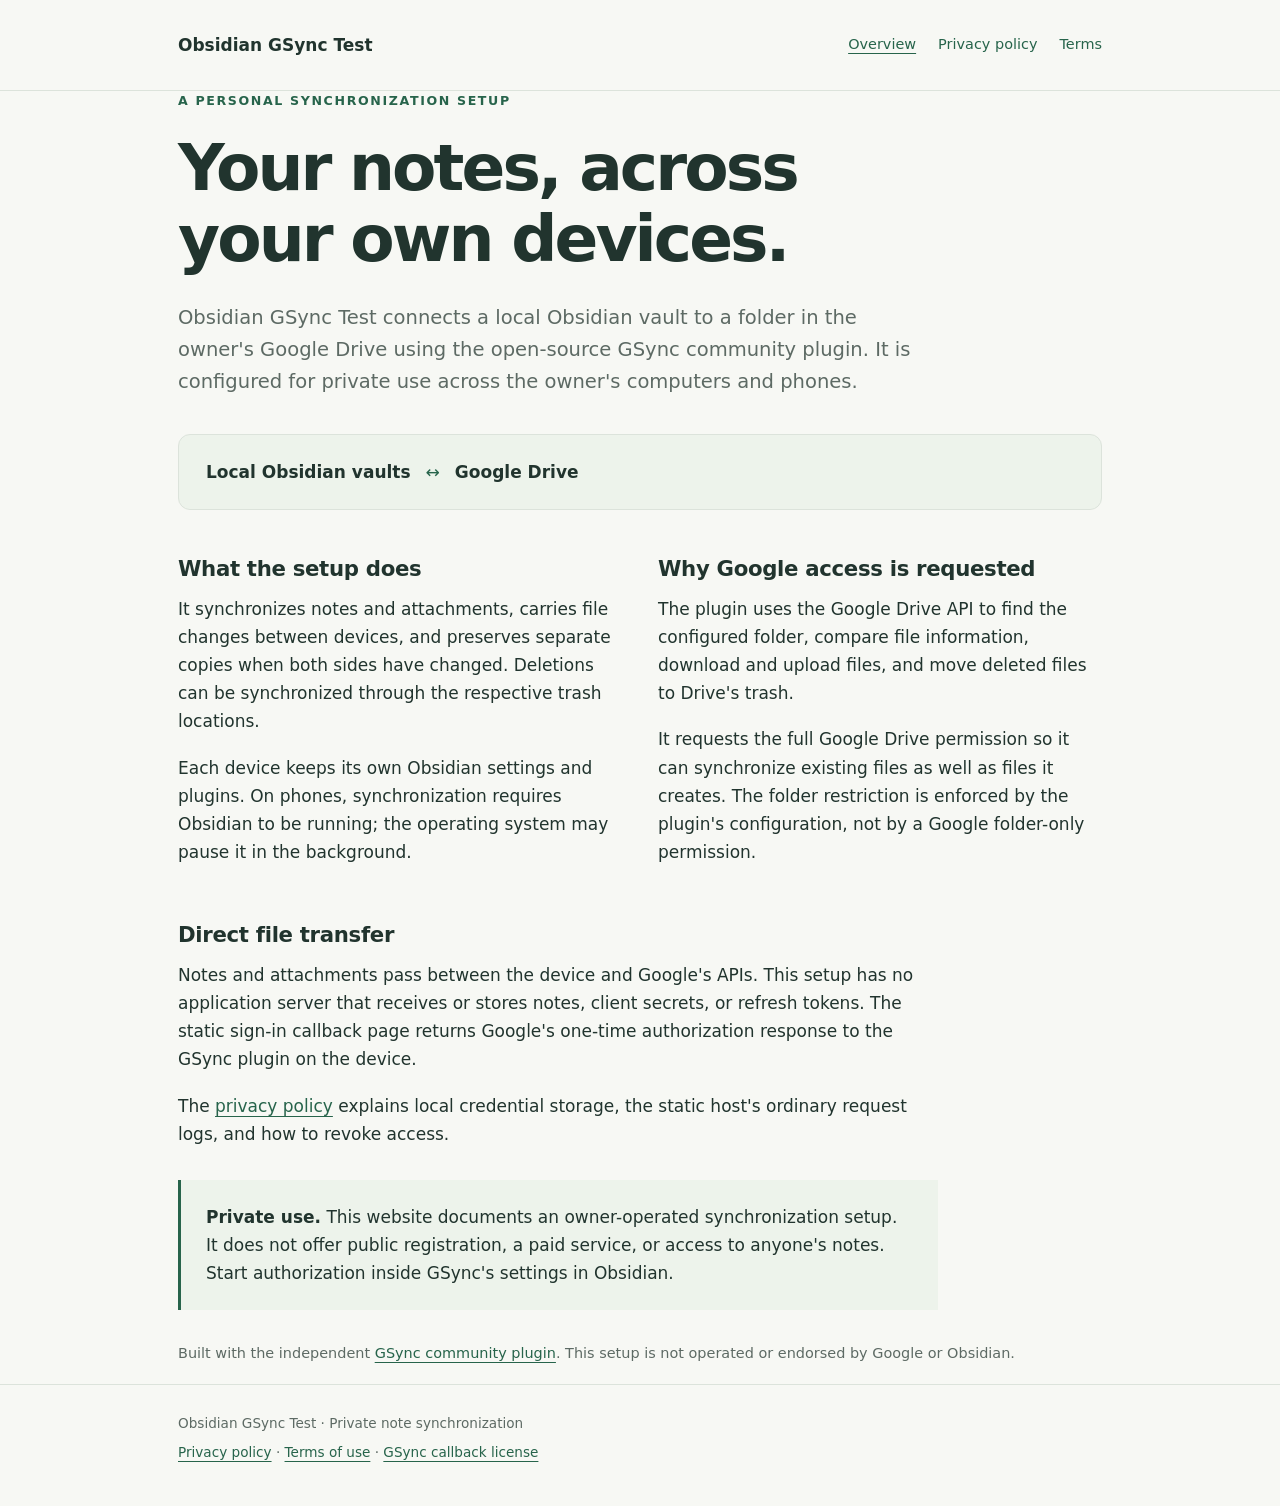
<file: index.html>
<!doctype html>
<html lang="en">
<head>
  <meta charset="utf-8">
  <meta name="viewport" content="width=device-width, initial-scale=1">
  <meta name="referrer" content="no-referrer">
  <meta name="description" content="Obsidian GSync Test is a private, owner-operated setup for syncing an Obsidian vault across personal devices through Google Drive.">
  <title>Obsidian GSync Test — Private note synchronization</title>
  <link rel="stylesheet" href="styles.css">
</head>
<body>
  <header class="site-header"><div class="shell header-row">
    <a class="brand" href="index.html">Obsidian GSync Test</a>
    <nav aria-label="Main navigation"><a href="index.html" aria-current="page">Overview</a><a href="privacy.html">Privacy policy</a><a href="terms.html">Terms</a></nav>
  </div></header>
  <main class="shell">
    <p class="eyebrow">A personal synchronization setup</p>
    <h1>Your notes, across your own devices.</h1>
    <p class="lead">Obsidian GSync Test connects a local Obsidian vault to a folder in the owner's Google Drive using the open-source GSync community plugin. It is configured for private use across the owner's computers and phones.</p>
    <div class="flow" aria-label="Files synchronize between local Obsidian vaults and Google Drive"><span>Local Obsidian vaults</span><span aria-hidden="true">↔</span><span>Google Drive</span></div>
    <div class="grid">
      <section><h2>What the setup does</h2><p>It synchronizes notes and attachments, carries file changes between devices, and preserves separate copies when both sides have changed. Deletions can be synchronized through the respective trash locations.</p><p>Each device keeps its own Obsidian settings and plugins. On phones, synchronization requires Obsidian to be running; the operating system may pause it in the background.</p></section>
      <section><h2>Why Google access is requested</h2><p>The plugin uses the Google Drive API to find the configured folder, compare file information, download and upload files, and move deleted files to Drive's trash.</p><p>It requests the full Google Drive permission so it can synchronize existing files as well as files it creates. The folder restriction is enforced by the plugin's configuration, not by a Google folder-only permission.</p></section>
    </div>
    <section class="article"><h2>Direct file transfer</h2><p>Notes and attachments pass between the device and Google's APIs. This setup has no application server that receives or stores notes, client secrets, or refresh tokens. The static sign-in callback page returns Google's one-time authorization response to the GSync plugin on the device.</p><p>The <a href="privacy.html">privacy policy</a> explains local credential storage, the static host's ordinary request logs, and how to revoke access.</p></section>
    <div class="callout article"><p><strong>Private use.</strong> This website documents an owner-operated synchronization setup. It does not offer public registration, a paid service, or access to anyone's notes. Start authorization inside GSync's settings in Obsidian.</p></div>
    <p class="fine">Built with the independent <a href="https://github.com/dg0988/ObsidianGSync" rel="noreferrer">GSync community plugin</a>. This setup is not operated or endorsed by Google or Obsidian.</p>
  </main>
  <footer class="site-footer"><div class="shell"><p>Obsidian GSync Test · Private note synchronization</p><p><a href="privacy.html">Privacy policy</a> · <a href="terms.html">Terms of use</a> · <a href="LICENSE">GSync callback license</a></p></div></footer>
</body>
</html>
</file>
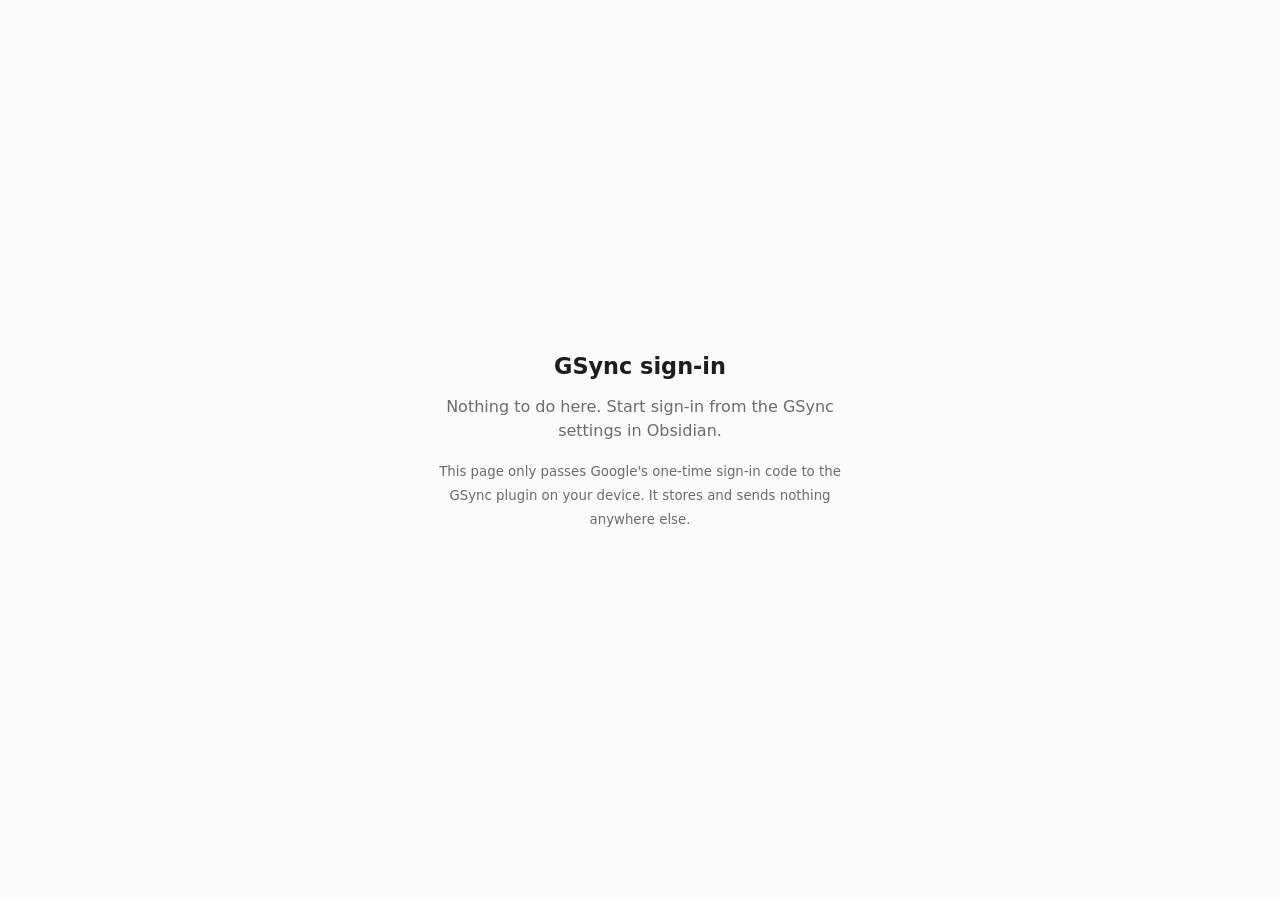
<file: callback.html>
<!doctype html>
<html lang="en">
<head>
<meta charset="utf-8">
<meta name="viewport" content="width=device-width, initial-scale=1">
<meta name="referrer" content="no-referrer">
<title>GSync sign-in</title>
<style>
  :root { color-scheme: light dark; --bg:#fafafa; --fg:#1d1d1f; --muted:#6b6b70; --accent:#7c3aed; }
  @media (prefers-color-scheme: dark) { :root { --bg:#1b1b1f; --fg:#f2f2f4; --muted:#a0a0a8; --accent:#a78bfa; } }
  body { margin:0; min-height:100vh; display:flex; align-items:center; justify-content:center;
         font-family: system-ui, -apple-system, "Segoe UI", Roboto, sans-serif; background:var(--bg); color:var(--fg); }
  main { max-width: 28rem; padding: 2rem 1.5rem; text-align:center; }
  h1 { font-size: 1.4rem; margin: 0 0 .75rem; }
  p { color: var(--muted); line-height: 1.5; }
  .btn { display:inline-block; margin-top:1rem; padding:.85rem 1.5rem; border-radius:.6rem;
         background:var(--accent); color:#fff; text-decoration:none; font-weight:600; }
  .hidden { display:none; }
</style>
</head>
<body>
<main>
  <h1 id="title">Returning to Obsidian…</h1>
  <p id="msg">If Obsidian doesn't open by itself, tap the button below.</p>
  <a id="open" class="btn" href="#">Open Obsidian</a>
  <p><small>This page only passes Google's one-time sign-in code to the GSync plugin on your device. It stores and sends nothing anywhere else.</small></p>
</main>
<script>
(function () {
  var q = new URLSearchParams(window.location.search);
  var code = q.get("code"), state = q.get("state") || "", error = q.get("error");
  var title = document.getElementById("title"), msg = document.getElementById("msg"), btn = document.getElementById("open");

  if (!code && !error) {
    title.textContent = "GSync sign-in";
    msg.textContent = "Nothing to do here. Start sign-in from the GSync settings in Obsidian.";
    btn.classList.add("hidden");
    return;
  }

  // The vault name is carried in the state after "~" (base64url) so the right vault opens.
  var vault = "";
  var i = state.indexOf("~");
  if (i >= 0) {
    try {
      var b = state.slice(i + 1).replace(/-/g, "+").replace(/_/g, "/");
      while (b.length % 4) b += "=";
      var bin = atob(b), bytes = new Uint8Array(bin.length);
      for (var k = 0; k < bin.length; k++) bytes[k] = bin.charCodeAt(k);
      vault = new TextDecoder().decode(bytes);
    } catch (e) { vault = ""; }
  }

  var parts = [];
  if (vault) parts.push("vault=" + encodeURIComponent(vault));
  if (code) parts.push("code=" + encodeURIComponent(code));
  if (state) parts.push("state=" + encodeURIComponent(state));
  if (error) parts.push("error=" + encodeURIComponent(error));
  var url = "obsidian://gsync-auth?" + parts.join("&");

  btn.href = url;
  if (error) {
    title.textContent = "Sign-in was cancelled";
    msg.textContent = "Google returned: " + error + ". Return to Obsidian and try again.";
  }
  // Remove the code from the address bar and history.
  try { history.replaceState(null, "", window.location.pathname); } catch (e) {}
  setTimeout(function () { window.location.href = url; }, 300);
})();
</script>
</body>
</html>
</file>
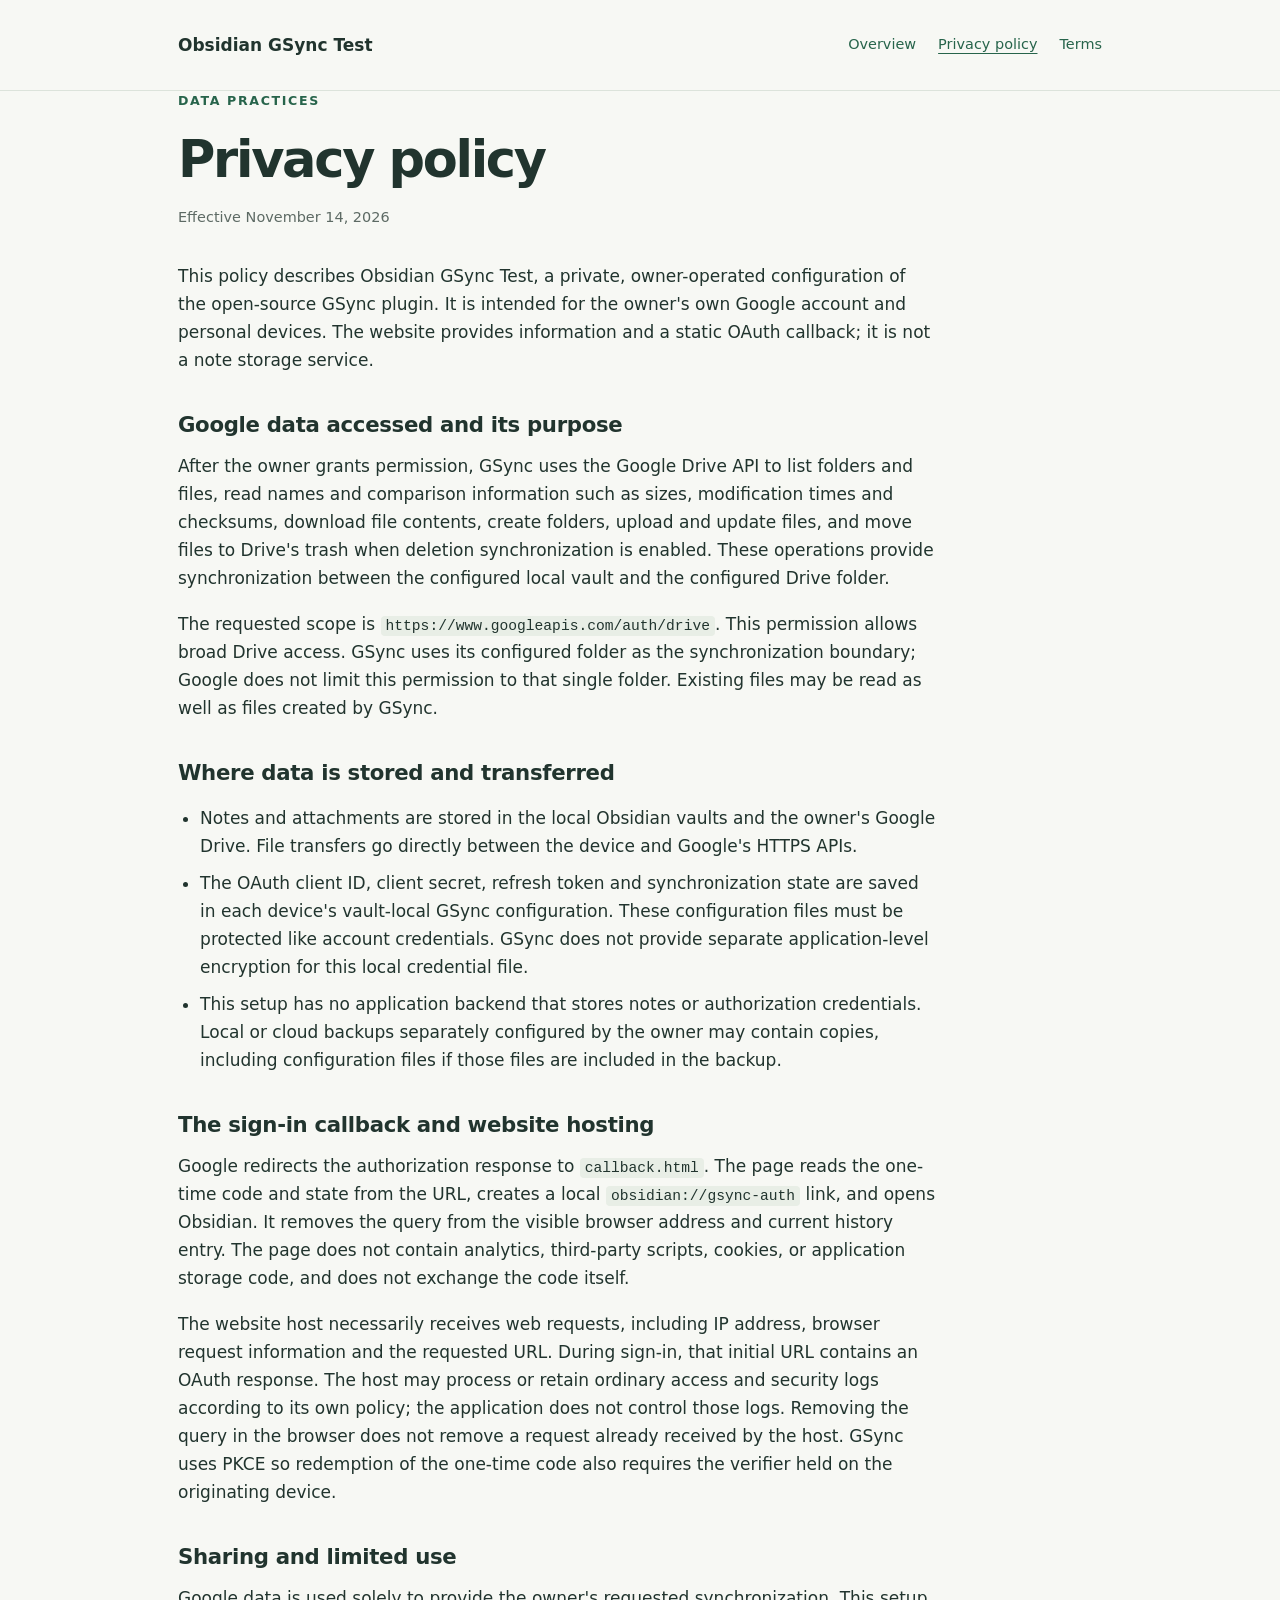
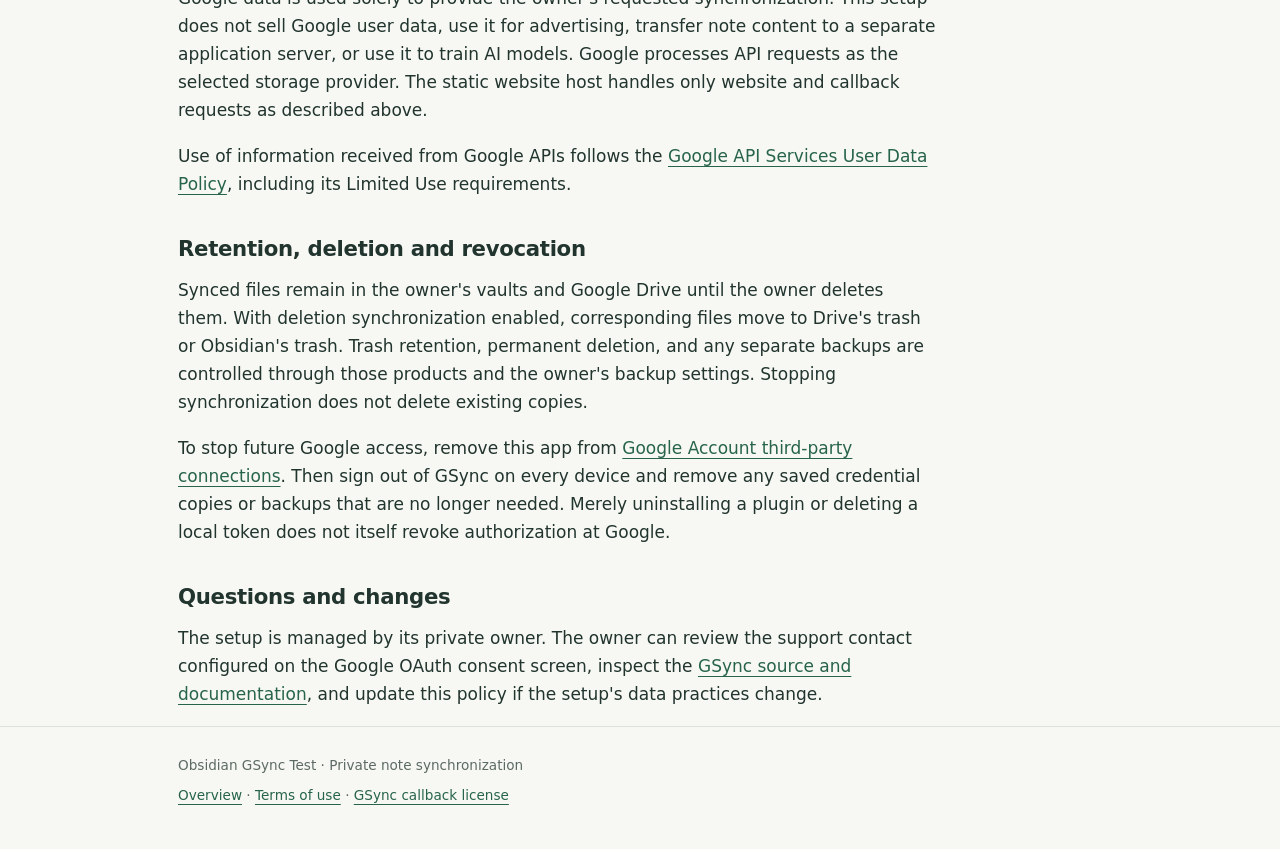
<file: privacy.html>
<!doctype html>
<html lang="en">
<head>
  <meta charset="utf-8">
  <meta name="viewport" content="width=device-width, initial-scale=1">
  <meta name="referrer" content="no-referrer">
  <meta name="description" content="How the private Obsidian GSync Test setup accesses, uses and stores Google Drive data and authorization credentials.">
  <title>Privacy policy — Obsidian GSync Test</title>
  <link rel="stylesheet" href="styles.css">
</head>
<body>
  <header class="site-header"><div class="shell header-row"><a class="brand" href="index.html">Obsidian GSync Test</a><nav aria-label="Main navigation"><a href="index.html">Overview</a><a href="privacy.html" aria-current="page">Privacy policy</a><a href="terms.html">Terms</a></nav></div></header>
  <main class="shell"><article class="article">
    <p class="eyebrow">Data practices</p><h1>Privacy policy</h1><p class="meta">Effective November 14, 2026</p>
    <p>This policy describes Obsidian GSync Test, a private, owner-operated configuration of the open-source GSync plugin. It is intended for the owner's own Google account and personal devices. The website provides information and a static OAuth callback; it is not a note storage service.</p>
    <h2>Google data accessed and its purpose</h2>
    <p>After the owner grants permission, GSync uses the Google Drive API to list folders and files, read names and comparison information such as sizes, modification times and checksums, download file contents, create folders, upload and update files, and move files to Drive's trash when deletion synchronization is enabled. These operations provide synchronization between the configured local vault and the configured Drive folder.</p>
    <p>The requested scope is <code>https://www.googleapis.com/auth/drive</code>. This permission allows broad Drive access. GSync uses its configured folder as the synchronization boundary; Google does not limit this permission to that single folder. Existing files may be read as well as files created by GSync.</p>
    <h2>Where data is stored and transferred</h2>
    <ul>
      <li>Notes and attachments are stored in the local Obsidian vaults and the owner's Google Drive. File transfers go directly between the device and Google's HTTPS APIs.</li>
      <li>The OAuth client ID, client secret, refresh token and synchronization state are saved in each device's vault-local GSync configuration. These configuration files must be protected like account credentials. GSync does not provide separate application-level encryption for this local credential file.</li>
      <li>This setup has no application backend that stores notes or authorization credentials. Local or cloud backups separately configured by the owner may contain copies, including configuration files if those files are included in the backup.</li>
    </ul>
    <h2>The sign-in callback and website hosting</h2>
    <p>Google redirects the authorization response to <code>callback.html</code>. The page reads the one-time code and state from the URL, creates a local <code>obsidian://gsync-auth</code> link, and opens Obsidian. It removes the query from the visible browser address and current history entry. The page does not contain analytics, third-party scripts, cookies, or application storage code, and does not exchange the code itself.</p>
    <p>The website host necessarily receives web requests, including IP address, browser request information and the requested URL. During sign-in, that initial URL contains an OAuth response. The host may process or retain ordinary access and security logs according to its own policy; the application does not control those logs. Removing the query in the browser does not remove a request already received by the host. GSync uses PKCE so redemption of the one-time code also requires the verifier held on the originating device.</p>
    <h2>Sharing and limited use</h2>
    <p>Google data is used solely to provide the owner's requested synchronization. This setup does not sell Google user data, use it for advertising, transfer note content to a separate application server, or use it to train AI models. Google processes API requests as the selected storage provider. The static website host handles only website and callback requests as described above.</p>
    <p>Use of information received from Google APIs follows the <a href="https://developers.google.com/terms/api-services-user-data-policy" rel="noreferrer">Google API Services User Data Policy</a>, including its Limited Use requirements.</p>
    <h2>Retention, deletion and revocation</h2>
    <p>Synced files remain in the owner's vaults and Google Drive until the owner deletes them. With deletion synchronization enabled, corresponding files move to Drive's trash or Obsidian's trash. Trash retention, permanent deletion, and any separate backups are controlled through those products and the owner's backup settings. Stopping synchronization does not delete existing copies.</p>
    <p>To stop future Google access, remove this app from <a href="https://myaccount.google.com/connections" rel="noreferrer">Google Account third-party connections</a>. Then sign out of GSync on every device and remove any saved credential copies or backups that are no longer needed. Merely uninstalling a plugin or deleting a local token does not itself revoke authorization at Google.</p>
    <h2>Questions and changes</h2>
    <p>The setup is managed by its private owner. The owner can review the support contact configured on the Google OAuth consent screen, inspect the <a href="https://github.com/dg0988/ObsidianGSync" rel="noreferrer">GSync source and documentation</a>, and update this policy if the setup's data practices change.</p>
  </article></main>
  <footer class="site-footer"><div class="shell"><p>Obsidian GSync Test · Private note synchronization</p><p><a href="index.html">Overview</a> · <a href="terms.html">Terms of use</a> · <a href="LICENSE">GSync callback license</a></p></div></footer>
</body>
</html>
</file>
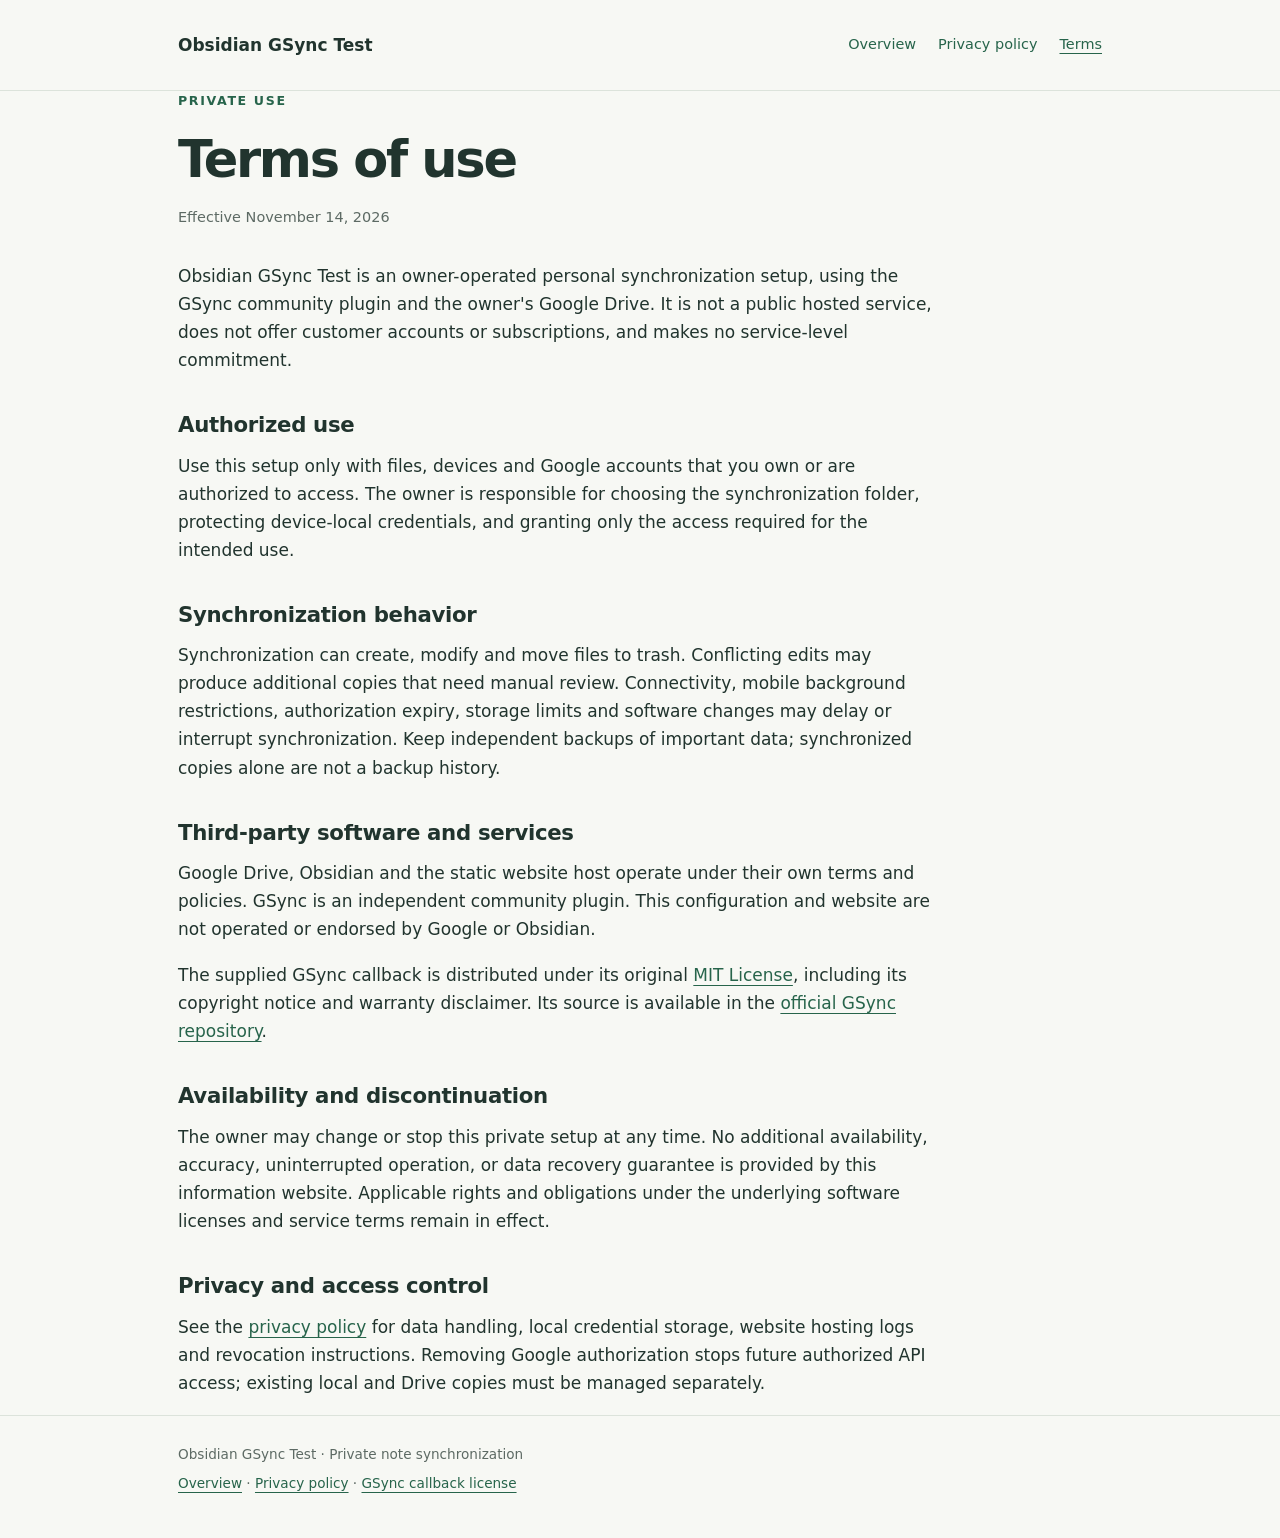
<file: terms.html>
<!doctype html>
<html lang="en">
<head>
  <meta charset="utf-8">
  <meta name="viewport" content="width=device-width, initial-scale=1">
  <meta name="referrer" content="no-referrer">
  <meta name="description" content="Terms for the private, owner-operated Obsidian GSync Test synchronization setup.">
  <title>Terms of use — Obsidian GSync Test</title>
  <link rel="stylesheet" href="styles.css">
</head>
<body>
  <header class="site-header"><div class="shell header-row"><a class="brand" href="index.html">Obsidian GSync Test</a><nav aria-label="Main navigation"><a href="index.html">Overview</a><a href="privacy.html">Privacy policy</a><a href="terms.html" aria-current="page">Terms</a></nav></div></header>
  <main class="shell"><article class="article">
    <p class="eyebrow">Private use</p><h1>Terms of use</h1><p class="meta">Effective November 14, 2026</p>
    <p>Obsidian GSync Test is an owner-operated personal synchronization setup, using the GSync community plugin and the owner's Google Drive. It is not a public hosted service, does not offer customer accounts or subscriptions, and makes no service-level commitment.</p>
    <h2>Authorized use</h2><p>Use this setup only with files, devices and Google accounts that you own or are authorized to access. The owner is responsible for choosing the synchronization folder, protecting device-local credentials, and granting only the access required for the intended use.</p>
    <h2>Synchronization behavior</h2><p>Synchronization can create, modify and move files to trash. Conflicting edits may produce additional copies that need manual review. Connectivity, mobile background restrictions, authorization expiry, storage limits and software changes may delay or interrupt synchronization. Keep independent backups of important data; synchronized copies alone are not a backup history.</p>
    <h2>Third-party software and services</h2><p>Google Drive, Obsidian and the static website host operate under their own terms and policies. GSync is an independent community plugin. This configuration and website are not operated or endorsed by Google or Obsidian.</p><p>The supplied GSync callback is distributed under its original <a href="LICENSE">MIT License</a>, including its copyright notice and warranty disclaimer. Its source is available in the <a href="https://github.com/dg0988/ObsidianGSync" rel="noreferrer">official GSync repository</a>.</p>
    <h2>Availability and discontinuation</h2><p>The owner may change or stop this private setup at any time. No additional availability, accuracy, uninterrupted operation, or data recovery guarantee is provided by this information website. Applicable rights and obligations under the underlying software licenses and service terms remain in effect.</p>
    <h2>Privacy and access control</h2><p>See the <a href="privacy.html">privacy policy</a> for data handling, local credential storage, website hosting logs and revocation instructions. Removing Google authorization stops future authorized API access; existing local and Drive copies must be managed separately.</p>
  </article></main>
  <footer class="site-footer"><div class="shell"><p>Obsidian GSync Test · Private note synchronization</p><p><a href="index.html">Overview</a> · <a href="privacy.html">Privacy policy</a> · <a href="LICENSE">GSync callback license</a></p></div></footer>
</body>
</html>
</file>
<file: styles.css>
:root{color-scheme:light;--ink:#21342e;--muted:#5d6a64;--paper:#f7f8f4;--line:#dce3db;--accent:#27644b;--soft:#edf3eb}
*{box-sizing:border-box}html{font-size:17px}body{margin:0;background:var(--paper);color:var(--ink);font-family:system-ui,-apple-system,BlinkMacSystemFont,"Segoe UI",sans-serif;line-height:1.65}a{color:var(--accent);text-underline-offset:4px}a:hover{text-decoration-thickness:2px}a:focus-visible{outline:3px solid var(--accent);outline-offset:5px}.shell{max-width:980px;margin:auto;padding:0 28px}.site-header{border-bottom:1px solid var(--line)}.header-row{display:flex;justify-content:space-between;align-items:center;gap:24px;min-height:90px}.brand{font-size:1rem;font-weight:720;text-decoration:none;color:var(--ink)}nav{display:flex;flex-wrap:wrap;gap:22px;font-size:.85rem}nav a{text-decoration:none}nav a[aria-current=page]{text-decoration:underline}main{padding-top:68px;padding-bottom:76px}.eyebrow{color:var(--accent);font-size:.74rem;font-weight:750;text-transform:uppercase;letter-spacing:.13em;margin:0 0 20px}h1{font-size:clamp(2.25rem,5.5vw,3.8rem);letter-spacing:-.045em;line-height:1.1;max-width:770px;margin:0 0 28px;font-weight:700}.lead{font-size:1.15rem;max-width:760px;color:var(--muted)}.flow{display:flex;gap:15px;align-items:center;flex-wrap:wrap;background:var(--soft);border:1px solid var(--line);padding:23px 27px;margin:35px 0 45px;font-weight:650;border-radius:12px}.flow span[aria-hidden]{color:var(--accent);font-weight:400}.grid{display:grid;grid-template-columns:1fr 1fr;gap:36px;margin-top:40px}h2{font-size:1.25rem;letter-spacing:-.015em;line-height:1.3;margin:37px 0 13px}.grid h2{margin-top:0}p{margin:0 0 18px}li{margin-bottom:9px}ul,ol{padding-left:1.3rem}.article{max-width:760px}.article h1{font-size:clamp(2rem,5vw,3rem)}.meta{color:var(--muted);font-size:.85rem;margin-top:-10px;margin-bottom:32px}.callout{padding:23px 25px;border-left:3px solid var(--accent);background:var(--soft);margin:32px 0}.callout p:last-child{margin-bottom:0}code{font-size:.86em;background:#e8eee6;padding:2px 5px;border-radius:4px;overflow-wrap:anywhere}.site-footer{border-top:1px solid var(--line);padding:27px 0 36px;color:var(--muted);font-size:.8rem}.site-footer p{margin-bottom:7px}.fine{font-size:.85rem;color:var(--muted)}@media(max-width:620px){.shell{padding:0 21px}.header-row{align-items:flex-start;flex-direction:column;justify-content:center;gap:11px;padding:20px 0}main{padding-top:43px;padding-bottom:49px}.grid{grid-template-columns:1fr;gap:22px}.flow{padding:19px;margin:28px 0 35px;font-size:.9rem}nav{gap:18px}}
</file>
